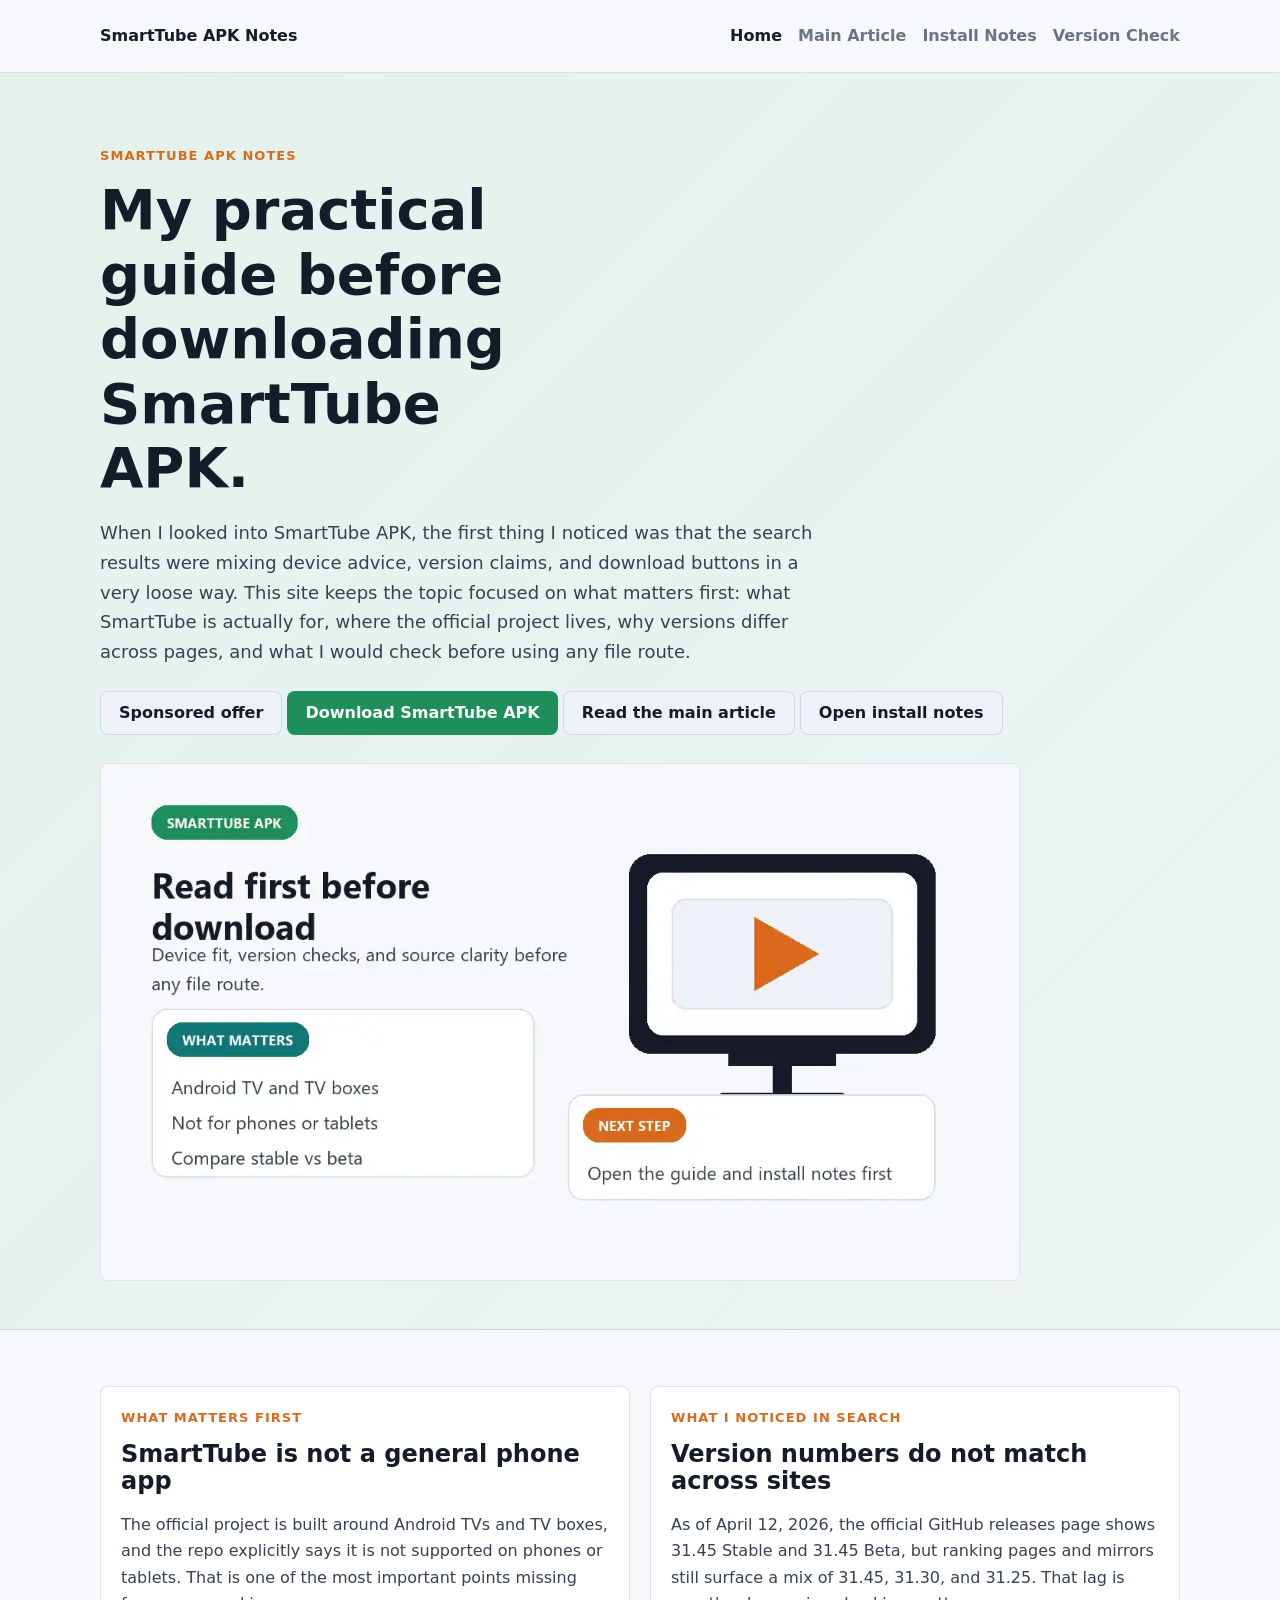
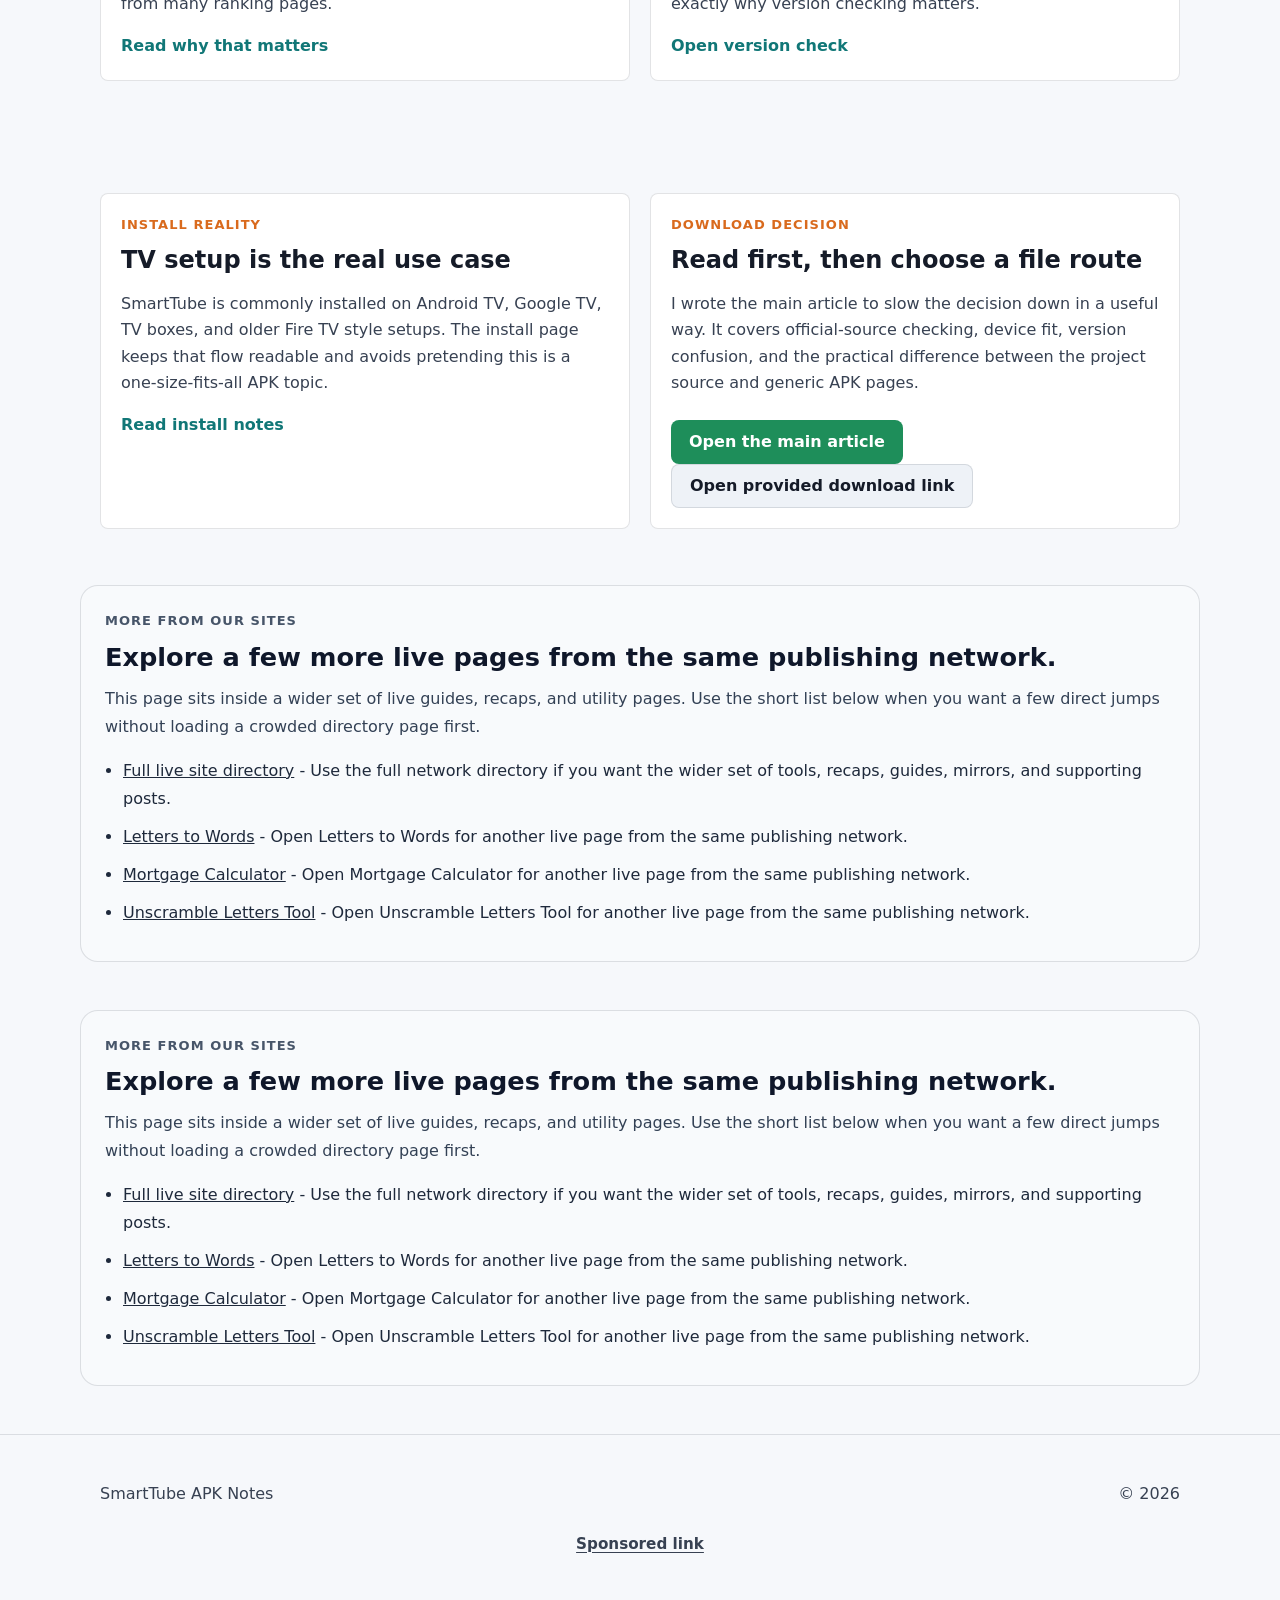
<file: index.html>
<!DOCTYPE html>
<html lang="en">
<head>
  <meta charset="UTF-8">
  <meta name="viewport" content="width=device-width, initial-scale=1.0">
  <title>SmartTube APK Notes | My Practical Guide Before Downloading It</title>
  <meta name="description" content="A first-person SmartTube APK guide covering what it is, device fit, version confusion, official source checks, and the practical notes I would review before downloading it.">
  <meta name="google-site-verification" content="zPeMqoo2h3M_oqIertTkiu1rAj5quQBwW_J42bXbuFM">
  <link rel="canonical" href="https://zeshanalikhan.github.io/smarttube-apk-notes-site/">
  <meta property="og:title" content="SmartTube APK Notes | My Practical Guide Before Downloading It">
  <meta property="og:description" content="A first-person SmartTube APK guide covering what it is, device fit, version confusion, official source checks, and practical download notes.">
  <meta property="og:type" content="website">
  <meta property="og:url" content="https://zeshanalikhan.github.io/smarttube-apk-notes-site/">
  <link rel="stylesheet" href="styles.css">
  <script defer src="app.js"></script>
</head>
<body data-page="home">
  <header class="site-header">
    <div class="shell header-row">
      <a class="brand" href="./">SmartTube APK Notes</a>
      <nav class="site-nav" aria-label="Primary">
        <a href="./" data-nav="home">Home</a>
        <a href="pages/smarttube-apk-notes.html" data-nav="smarttube-apk-notes">Main Article</a>
        <a href="pages/smarttube-install-notes.html" data-nav="smarttube-install-notes">Install Notes</a>
        <a href="pages/smarttube-version-check.html" data-nav="smarttube-version-check">Version Check</a>
      </nav>
    </div>
  </header>

  <main>
    <section class="hero">
      <div class="shell hero-copy">
        <p class="eyebrow">SmartTube APK notes</p>
        <h1>My practical guide before downloading SmartTube APK.</h1>
        <p class="lead">When I looked into SmartTube APK, the first thing I noticed was that the search results were mixing device advice, version claims, and download buttons in a very loose way. This site keeps the topic focused on what matters first: what SmartTube is actually for, where the official project lives, why versions differ across pages, and what I would check before using any file route.</p>
        <div class="hero-actions">
          <a class="button secondary-inline" href="https://www.profitablecpmratenetwork.com/j9f627innq?key=be46e17df9e34aa3b5b8e77e88a34740" rel="nofollow sponsored noopener" target="_blank">Sponsored offer</a>
          <a class="button primary" href="https://1024terabox.com/s/1lRL7Nw1kT2Aiplh6pbHrBQ">Download SmartTube APK</a>
          <a class="button secondary-inline" href="pages/smarttube-apk-notes.html">Read the main article</a>
          <a class="button secondary-inline" href="pages/smarttube-install-notes.html">Open install notes</a>
        </div>
        <div class="hero-media">
          <img class="feature-image" src="assets/images/smarttube-home-hero.webp" alt="SmartTube APK guide graphic showing device fit, version checks, and source clarity before download.">
        </div>
      </div>
    </section>

    <section class="section">
      <div class="shell grid">
        <article class="panel">
          <p class="section-label">What matters first</p>
          <h2>SmartTube is not a general phone app</h2>
          <p>The official project is built around Android TVs and TV boxes, and the repo explicitly says it is not supported on phones or tablets. That is one of the most important points missing from many ranking pages.</p>
          <a class="text-link" href="pages/smarttube-apk-notes.html">Read why that matters</a>
        </article>
        <article class="panel">
          <p class="section-label">What I noticed in search</p>
          <h2>Version numbers do not match across sites</h2>
          <p>As of April 12, 2026, the official GitHub releases page shows 31.45 Stable and 31.45 Beta, but ranking pages and mirrors still surface a mix of 31.45, 31.30, and 31.25. That lag is exactly why version checking matters.</p>
          <a class="text-link" href="pages/smarttube-version-check.html">Open version check</a>
        </article>
      </div>
    </section>

    <section class="section section-alt">
      <div class="shell grid">
        <article class="panel">
          <p class="section-label">Install reality</p>
          <h2>TV setup is the real use case</h2>
          <p>SmartTube is commonly installed on Android TV, Google TV, TV boxes, and older Fire TV style setups. The install page keeps that flow readable and avoids pretending this is a one-size-fits-all APK topic.</p>
          <a class="text-link" href="pages/smarttube-install-notes.html">Read install notes</a>
        </article>
        <article class="panel">
          <p class="section-label">Download decision</p>
          <h2>Read first, then choose a file route</h2>
          <p>I wrote the main article to slow the decision down in a useful way. It covers official-source checking, device fit, version confusion, and the practical difference between the project source and generic APK pages.</p>
          <div class="hero-actions">
            <a class="button primary" href="pages/smarttube-apk-notes.html">Open the main article</a>
            <a class="button secondary-inline" href="https://1024terabox.com/s/1lRL7Nw1kT2Aiplh6pbHrBQ">Open provided download link</a>
          </div>
        </article>
      </div>
    </section>

      <!-- NETWORK_LINKS_START -->
      <section data-network-links="true" aria-labelledby="network-links-heading" style="padding:0 0 48px;">
        <div style="width:min(1120px, calc(100% - 32px)); margin:0 auto;">
          <div style="border:1px solid rgba(15, 23, 42, 0.12); background:#f8fafc; border-radius:18px; padding:24px;">
            <p style="margin:0 0 10px; font-size:13px; font-weight:800; letter-spacing:0.08em; text-transform:uppercase; color:#475569;">More from our sites</p>
            <h2 id="network-links-heading" style="margin:0 0 12px; font-size:clamp(1.5rem, 2vw, 1.9rem); line-height:1.2; color:#0f172a;">Explore a few more live pages from the same publishing network.</h2>
            <p style="margin:0 0 16px; color:#334155; line-height:1.75;">This page sits inside a wider set of live guides, recaps, and utility pages. Use the short list below when you want a few direct jumps without loading a crowded directory page first.</p>
            <ul style="margin:0; padding-left:18px; color:#1e293b; line-height:1.75;">
          <li style="margin:0 0 10px;"><a href="https://zeshanalikhan.github.io/creator-app-hub-site/pages/site-directory.html">Full live site directory</a> - Use the full network directory if you want the wider set of tools, recaps, guides, mirrors, and supporting posts.</li>
          <li style="margin:0 0 10px;"><a href="https://zeshan-letters-to-words.netlify.app/">Letters to Words</a> - Open Letters to Words for another live page from the same publishing network.</li>
          <li style="margin:0 0 10px;"><a href="https://zeshan-mortgage-calculator-804.netlify.app/">Mortgage Calculator</a> - Open Mortgage Calculator for another live page from the same publishing network.</li>
          <li style="margin:0 0 10px;"><a href="https://zeshan-unscramble-letters-377.netlify.app/">Unscramble Letters Tool</a> - Open Unscramble Letters Tool for another live page from the same publishing network.</li>
            </ul>
          </div>
        </div>
      </section>
      <!-- NETWORK_LINKS_END -->
    
      <!-- NETWORK_LINKS_START -->
      <section data-network-links="true" aria-labelledby="network-links-heading" style="padding:0 0 48px;">
        <div style="width:min(1120px, calc(100% - 32px)); margin:0 auto;">
          <div style="border:1px solid rgba(15, 23, 42, 0.12); background:#f8fafc; border-radius:18px; padding:24px;">
            <p style="margin:0 0 10px; font-size:13px; font-weight:800; letter-spacing:0.08em; text-transform:uppercase; color:#475569;">More from our sites</p>
            <h2 id="network-links-heading" style="margin:0 0 12px; font-size:clamp(1.5rem, 2vw, 1.9rem); line-height:1.2; color:#0f172a;">Explore a few more live pages from the same publishing network.</h2>
            <p style="margin:0 0 16px; color:#334155; line-height:1.75;">This page sits inside a wider set of live guides, recaps, and utility pages. Use the short list below when you want a few direct jumps without loading a crowded directory page first.</p>
            <ul style="margin:0; padding-left:18px; color:#1e293b; line-height:1.75;">
          <li style="margin:0 0 10px;"><a href="https://zeshanalikhan.github.io/creator-app-hub-site/pages/site-directory.html">Full live site directory</a> - Use the full network directory if you want the wider set of tools, recaps, guides, mirrors, and supporting posts.</li>
          <li style="margin:0 0 10px;"><a href="https://zeshan-letters-to-words.netlify.app/">Letters to Words</a> - Open Letters to Words for another live page from the same publishing network.</li>
          <li style="margin:0 0 10px;"><a href="https://zeshan-mortgage-calculator-804.netlify.app/">Mortgage Calculator</a> - Open Mortgage Calculator for another live page from the same publishing network.</li>
          <li style="margin:0 0 10px;"><a href="https://zeshan-unscramble-letters-377.netlify.app/">Unscramble Letters Tool</a> - Open Unscramble Letters Tool for another live page from the same publishing network.</li>
            </ul>
          </div>
        </div>
      </section>
      <!-- NETWORK_LINKS_END -->
    </main>

  <footer class="site-footer">
    <div class="shell footer-row">
      <p>SmartTube APK Notes</p>
      <p>&copy; <span data-year></span></p>
    </div>
        <div class="adsterra-link-wrap">
        <a class="adsterra-link" href="https://www.profitablecpmratenetwork.com/j9f627innq?key=be46e17df9e34aa3b5b8e77e88a34740" rel="nofollow sponsored noopener" target="_blank">Sponsored link</a>
      </div>
  </footer>
</body>
</html>
</file>
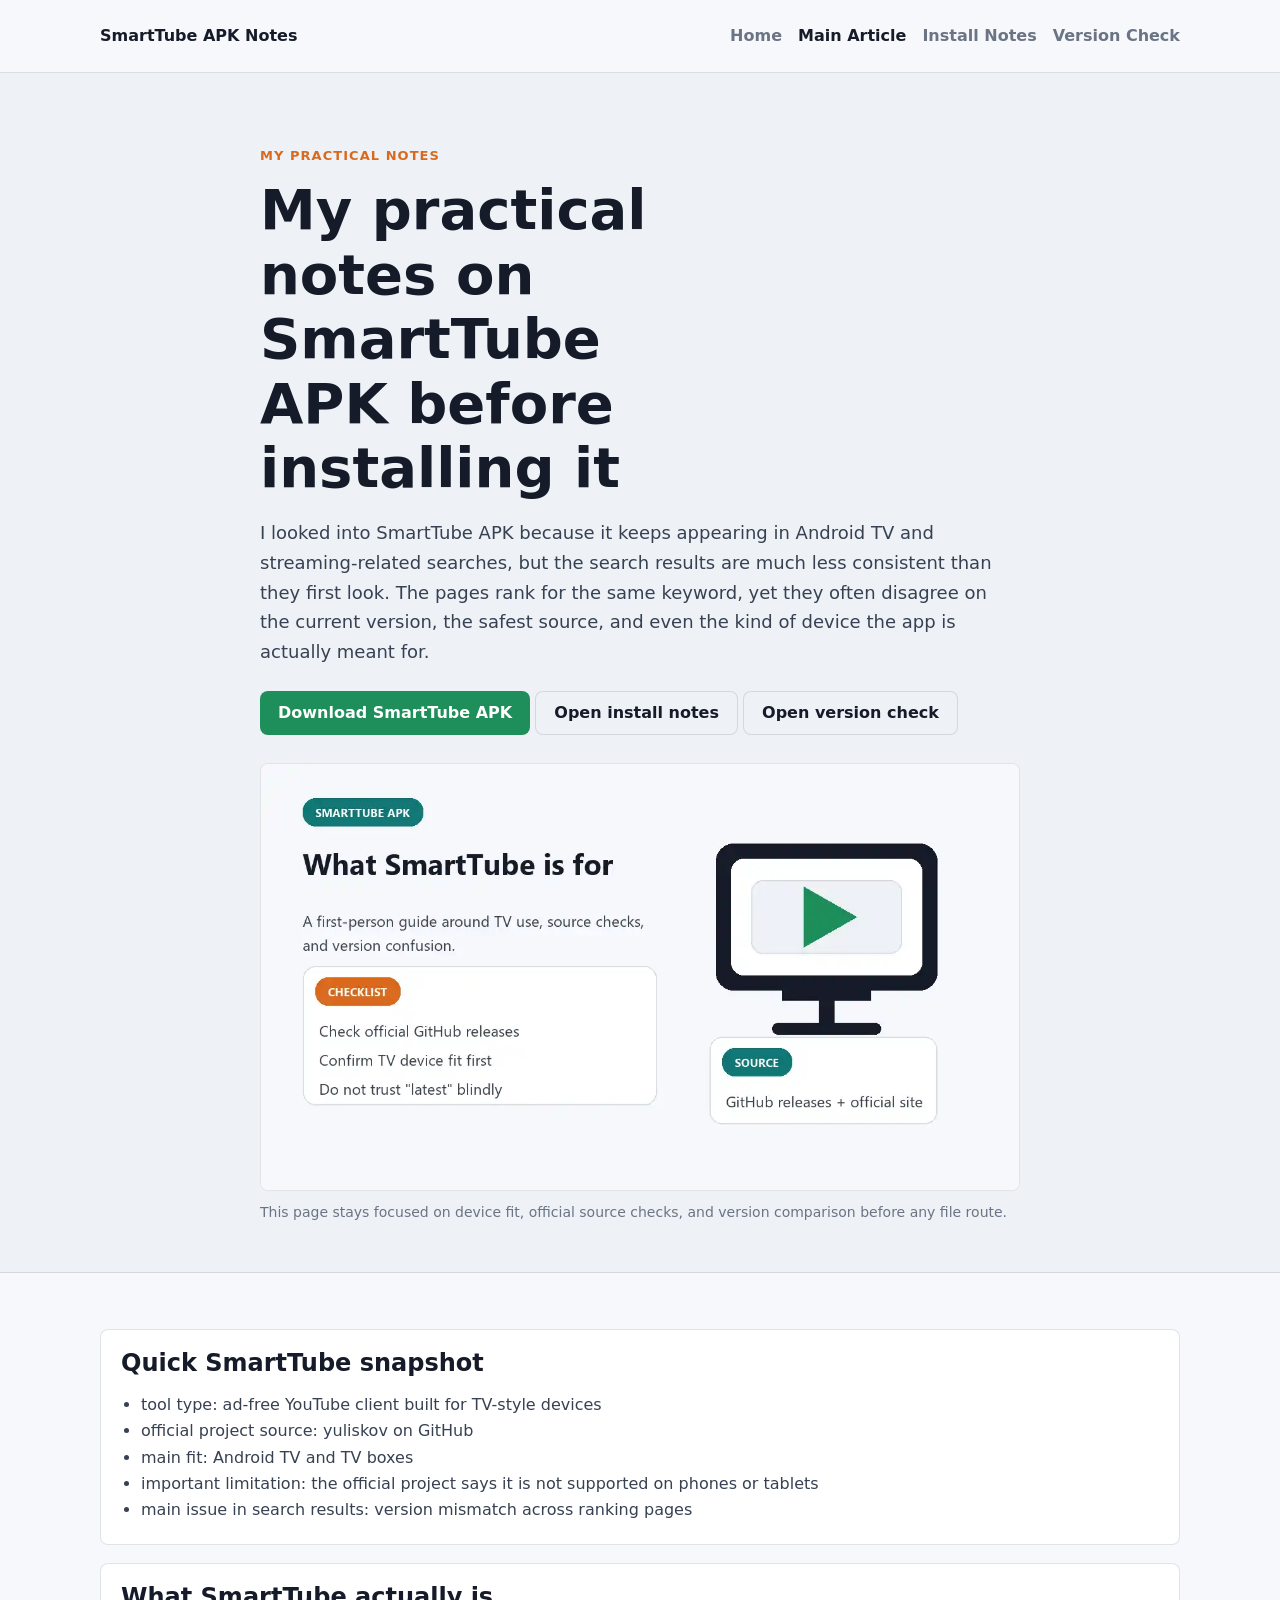
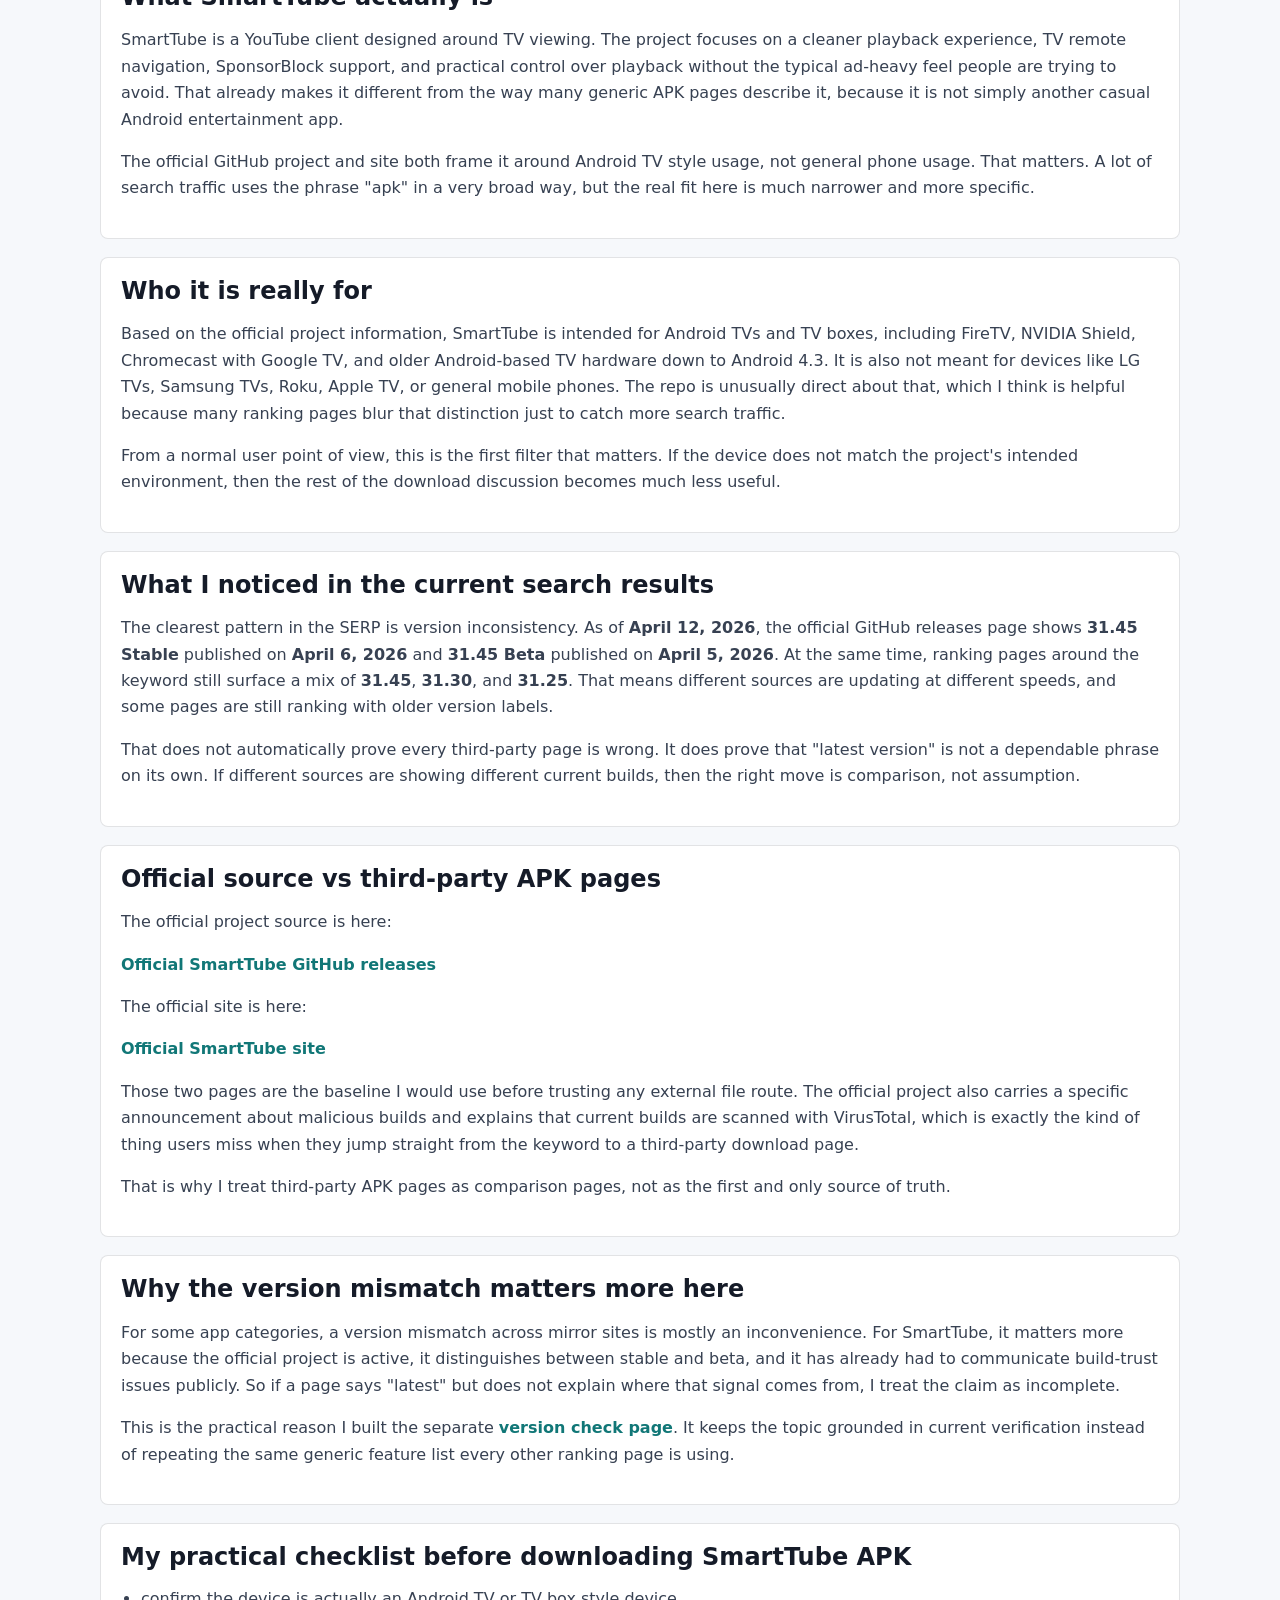
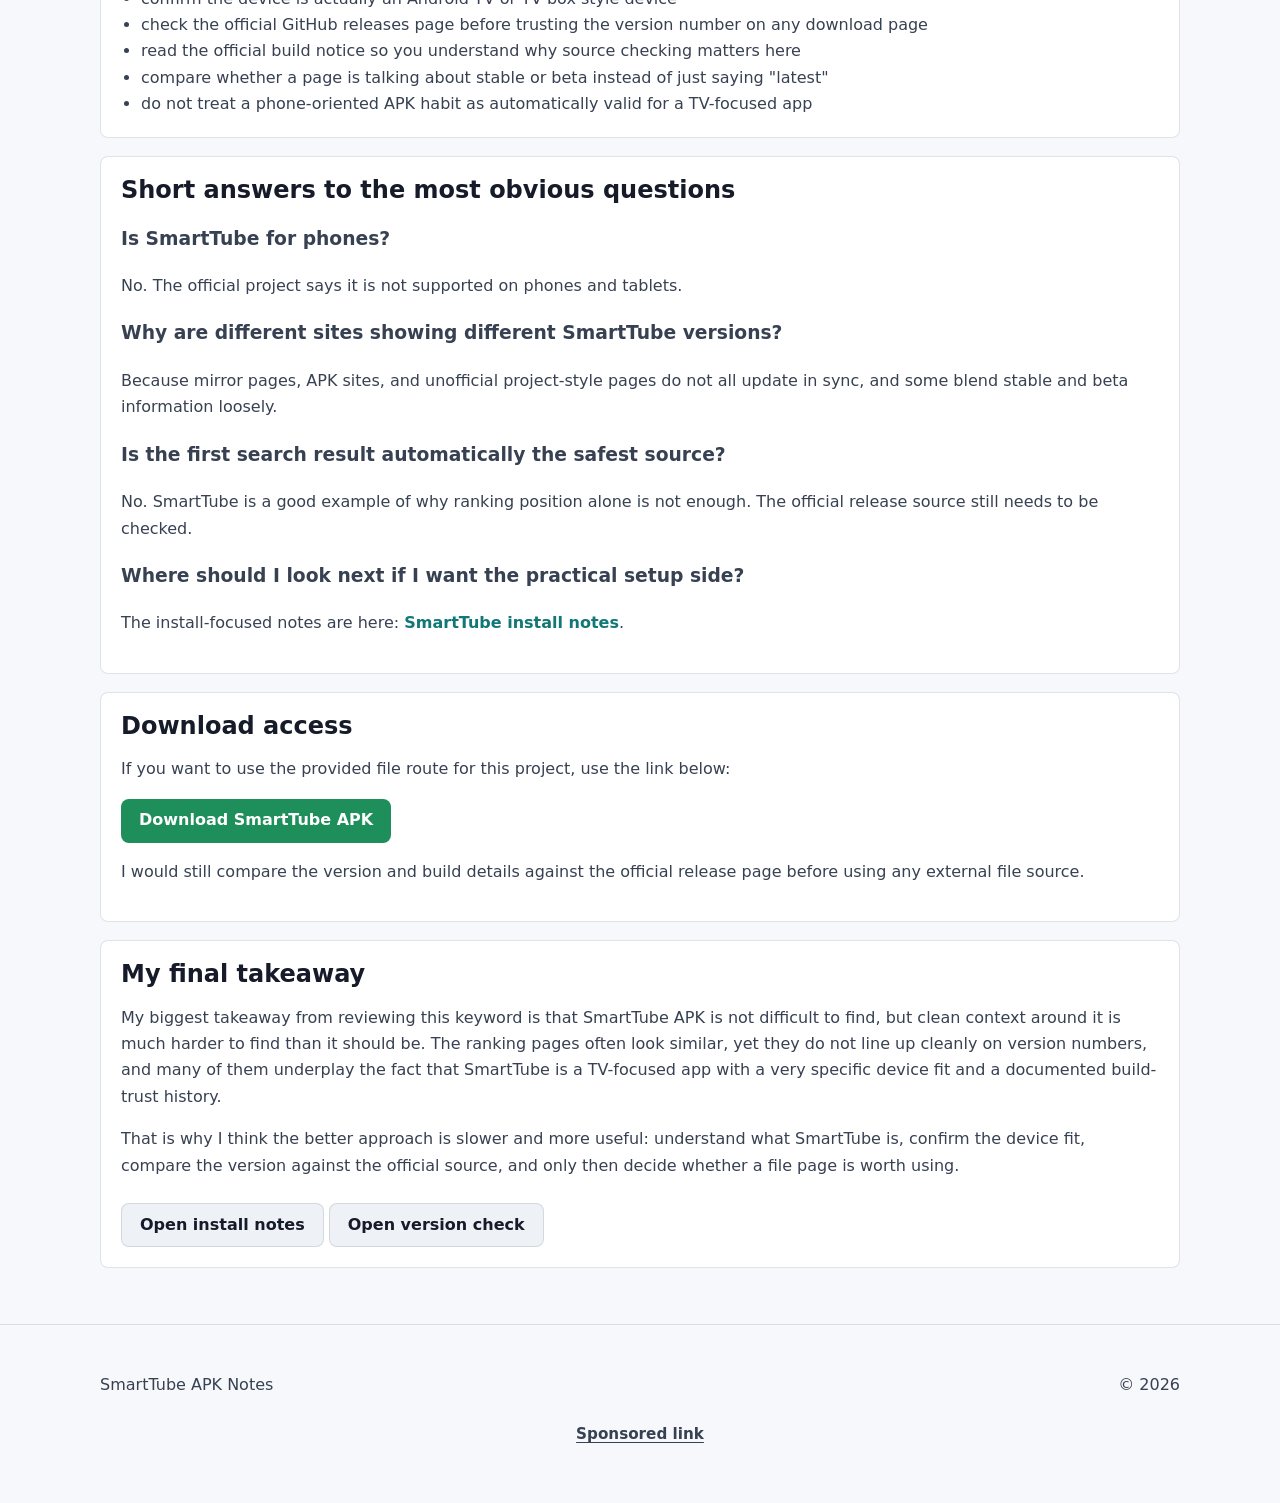
<file: pages/smarttube-apk-notes.html>
<!DOCTYPE html>
<html lang="en">
<head>
  <meta charset="UTF-8">
  <meta name="viewport" content="width=device-width, initial-scale=1.0">
  <title>My Practical Notes on SmartTube APK Before Installing It</title>
  <meta name="description" content="A first-person SmartTube APK guide covering what SmartTube is, who it is for, version confusion in current search results, and what I would check before downloading it.">
  <link rel="canonical" href="https://zeshanalikhan.github.io/smarttube-apk-notes-site/pages/smarttube-apk-notes.html">
  <meta property="og:title" content="My Practical Notes on SmartTube APK Before Installing It">
  <meta property="og:description" content="A first-person SmartTube APK guide covering device fit, version confusion, and official source checks before downloading it.">
  <meta property="og:type" content="article">
  <meta property="og:url" content="https://zeshanalikhan.github.io/smarttube-apk-notes-site/pages/smarttube-apk-notes.html">
  <link rel="stylesheet" href="../styles.css">
  <script defer src="../app.js"></script>
</head>
<body data-page="smarttube-apk-notes">
  <header class="site-header">
    <div class="shell header-row">
      <a class="brand" href="../">SmartTube APK Notes</a>
      <nav class="site-nav" aria-label="Primary">
        <a href="../" data-nav="home">Home</a>
        <a href="smarttube-apk-notes.html" data-nav="smarttube-apk-notes">Main Article</a>
        <a href="smarttube-install-notes.html" data-nav="smarttube-install-notes">Install Notes</a>
        <a href="smarttube-version-check.html" data-nav="smarttube-version-check">Version Check</a>
      </nav>
    </div>
  </header>

  <main>
    <section class="page-hero">
      <div class="shell narrow">
        <p class="eyebrow">My practical notes</p>
        <h1>My practical notes on SmartTube APK before installing it</h1>
        <p class="lead">I looked into SmartTube APK because it keeps appearing in Android TV and streaming-related searches, but the search results are much less consistent than they first look. The pages rank for the same keyword, yet they often disagree on the current version, the safest source, and even the kind of device the app is actually meant for.</p>
        <div class="hero-actions">
          <a class="button primary" href="https://1024terabox.com/s/1lRL7Nw1kT2Aiplh6pbHrBQ">Download SmartTube APK</a>
          <a class="button secondary-inline" href="smarttube-install-notes.html">Open install notes</a>
          <a class="button secondary-inline" href="smarttube-version-check.html">Open version check</a>
        </div>
        <div class="page-media">
          <img class="feature-image" src="../assets/images/smarttube-main-guide.webp" alt="SmartTube APK article graphic focused on official source checks and TV device fit.">
          <p class="media-note">This page stays focused on device fit, official source checks, and version comparison before any file route.</p>
        </div>
      </div>
    </section>

    <section class="section">
      <div class="shell article-stack">
        <article class="panel">
          <h2>Quick SmartTube snapshot</h2>
          <ul>
            <li>tool type: ad-free YouTube client built for TV-style devices</li>
            <li>official project source: yuliskov on GitHub</li>
            <li>main fit: Android TV and TV boxes</li>
            <li>important limitation: the official project says it is not supported on phones or tablets</li>
            <li>main issue in search results: version mismatch across ranking pages</li>
          </ul>
        </article>

        <article class="panel">
          <h2>What SmartTube actually is</h2>
          <p>SmartTube is a YouTube client designed around TV viewing. The project focuses on a cleaner playback experience, TV remote navigation, SponsorBlock support, and practical control over playback without the typical ad-heavy feel people are trying to avoid. That already makes it different from the way many generic APK pages describe it, because it is not simply another casual Android entertainment app.</p>
          <p>The official GitHub project and site both frame it around Android TV style usage, not general phone usage. That matters. A lot of search traffic uses the phrase "apk" in a very broad way, but the real fit here is much narrower and more specific.</p>
        </article>

        <article class="panel">
          <h2>Who it is really for</h2>
          <p>Based on the official project information, SmartTube is intended for Android TVs and TV boxes, including FireTV, NVIDIA Shield, Chromecast with Google TV, and older Android-based TV hardware down to Android 4.3. It is also not meant for devices like LG TVs, Samsung TVs, Roku, Apple TV, or general mobile phones. The repo is unusually direct about that, which I think is helpful because many ranking pages blur that distinction just to catch more search traffic.</p>
          <p>From a normal user point of view, this is the first filter that matters. If the device does not match the project's intended environment, then the rest of the download discussion becomes much less useful.</p>
        </article>

        <article class="panel">
          <h2>What I noticed in the current search results</h2>
          <p>The clearest pattern in the SERP is version inconsistency. As of <strong>April 12, 2026</strong>, the official GitHub releases page shows <strong>31.45 Stable</strong> published on <strong>April 6, 2026</strong> and <strong>31.45 Beta</strong> published on <strong>April 5, 2026</strong>. At the same time, ranking pages around the keyword still surface a mix of <strong>31.45</strong>, <strong>31.30</strong>, and <strong>31.25</strong>. That means different sources are updating at different speeds, and some pages are still ranking with older version labels.</p>
          <p>That does not automatically prove every third-party page is wrong. It does prove that "latest version" is not a dependable phrase on its own. If different sources are showing different current builds, then the right move is comparison, not assumption.</p>
        </article>

        <article class="panel">
          <h2>Official source vs third-party APK pages</h2>
          <p>The official project source is here:</p>
          <p><a class="text-link" href="https://github.com/yuliskov/SmartTube/releases">Official SmartTube GitHub releases</a></p>
          <p>The official site is here:</p>
          <p><a class="text-link" href="https://smarttubeapp.github.io/">Official SmartTube site</a></p>
          <p>Those two pages are the baseline I would use before trusting any external file route. The official project also carries a specific announcement about malicious builds and explains that current builds are scanned with VirusTotal, which is exactly the kind of thing users miss when they jump straight from the keyword to a third-party download page.</p>
          <p>That is why I treat third-party APK pages as comparison pages, not as the first and only source of truth.</p>
        </article>

        <article class="panel">
          <h2>Why the version mismatch matters more here</h2>
          <p>For some app categories, a version mismatch across mirror sites is mostly an inconvenience. For SmartTube, it matters more because the official project is active, it distinguishes between stable and beta, and it has already had to communicate build-trust issues publicly. So if a page says "latest" but does not explain where that signal comes from, I treat the claim as incomplete.</p>
          <p>This is the practical reason I built the separate <a class="text-link" href="smarttube-version-check.html">version check page</a>. It keeps the topic grounded in current verification instead of repeating the same generic feature list every other ranking page is using.</p>
        </article>

        <article class="panel">
          <h2>My practical checklist before downloading SmartTube APK</h2>
          <ul>
            <li>confirm the device is actually an Android TV or TV box style device</li>
            <li>check the official GitHub releases page before trusting the version number on any download page</li>
            <li>read the official build notice so you understand why source checking matters here</li>
            <li>compare whether a page is talking about stable or beta instead of just saying "latest"</li>
            <li>do not treat a phone-oriented APK habit as automatically valid for a TV-focused app</li>
          </ul>
        </article>

        <article class="panel">
          <h2>Short answers to the most obvious questions</h2>
          <h3>Is SmartTube for phones?</h3>
          <p>No. The official project says it is not supported on phones and tablets.</p>
          <h3>Why are different sites showing different SmartTube versions?</h3>
          <p>Because mirror pages, APK sites, and unofficial project-style pages do not all update in sync, and some blend stable and beta information loosely.</p>
          <h3>Is the first search result automatically the safest source?</h3>
          <p>No. SmartTube is a good example of why ranking position alone is not enough. The official release source still needs to be checked.</p>
          <h3>Where should I look next if I want the practical setup side?</h3>
          <p>The install-focused notes are here: <a class="text-link" href="smarttube-install-notes.html">SmartTube install notes</a>.</p>
        </article>

        <article class="panel">
          <h2>Download access</h2>
          <p>If you want to use the provided file route for this project, use the link below:</p>
          <p><a class="button primary" href="https://1024terabox.com/s/1lRL7Nw1kT2Aiplh6pbHrBQ">Download SmartTube APK</a></p>
          <p>I would still compare the version and build details against the official release page before using any external file source.</p>
        </article>

        <article class="panel">
          <h2>My final takeaway</h2>
          <p>My biggest takeaway from reviewing this keyword is that SmartTube APK is not difficult to find, but clean context around it is much harder to find than it should be. The ranking pages often look similar, yet they do not line up cleanly on version numbers, and many of them underplay the fact that SmartTube is a TV-focused app with a very specific device fit and a documented build-trust history.</p>
          <p>That is why I think the better approach is slower and more useful: understand what SmartTube is, confirm the device fit, compare the version against the official source, and only then decide whether a file page is worth using.</p>
          <div class="hero-actions">
            <a class="button secondary-inline" href="smarttube-install-notes.html">Open install notes</a>
            <a class="button secondary-inline" href="smarttube-version-check.html">Open version check</a>
          </div>
        </article>
      </div>
    </section>
  </main>

  <footer class="site-footer">
    <div class="shell footer-row">
      <p>SmartTube APK Notes</p>
      <p>&copy; <span data-year></span></p>
    </div>
        <div class="adsterra-link-wrap">
        <a class="adsterra-link" href="https://www.profitablecpmratenetwork.com/j9f627innq?key=be46e17df9e34aa3b5b8e77e88a34740" rel="nofollow sponsored noopener" target="_blank">Sponsored link</a>
      </div>
  </footer>
</body>
</html>
</file>
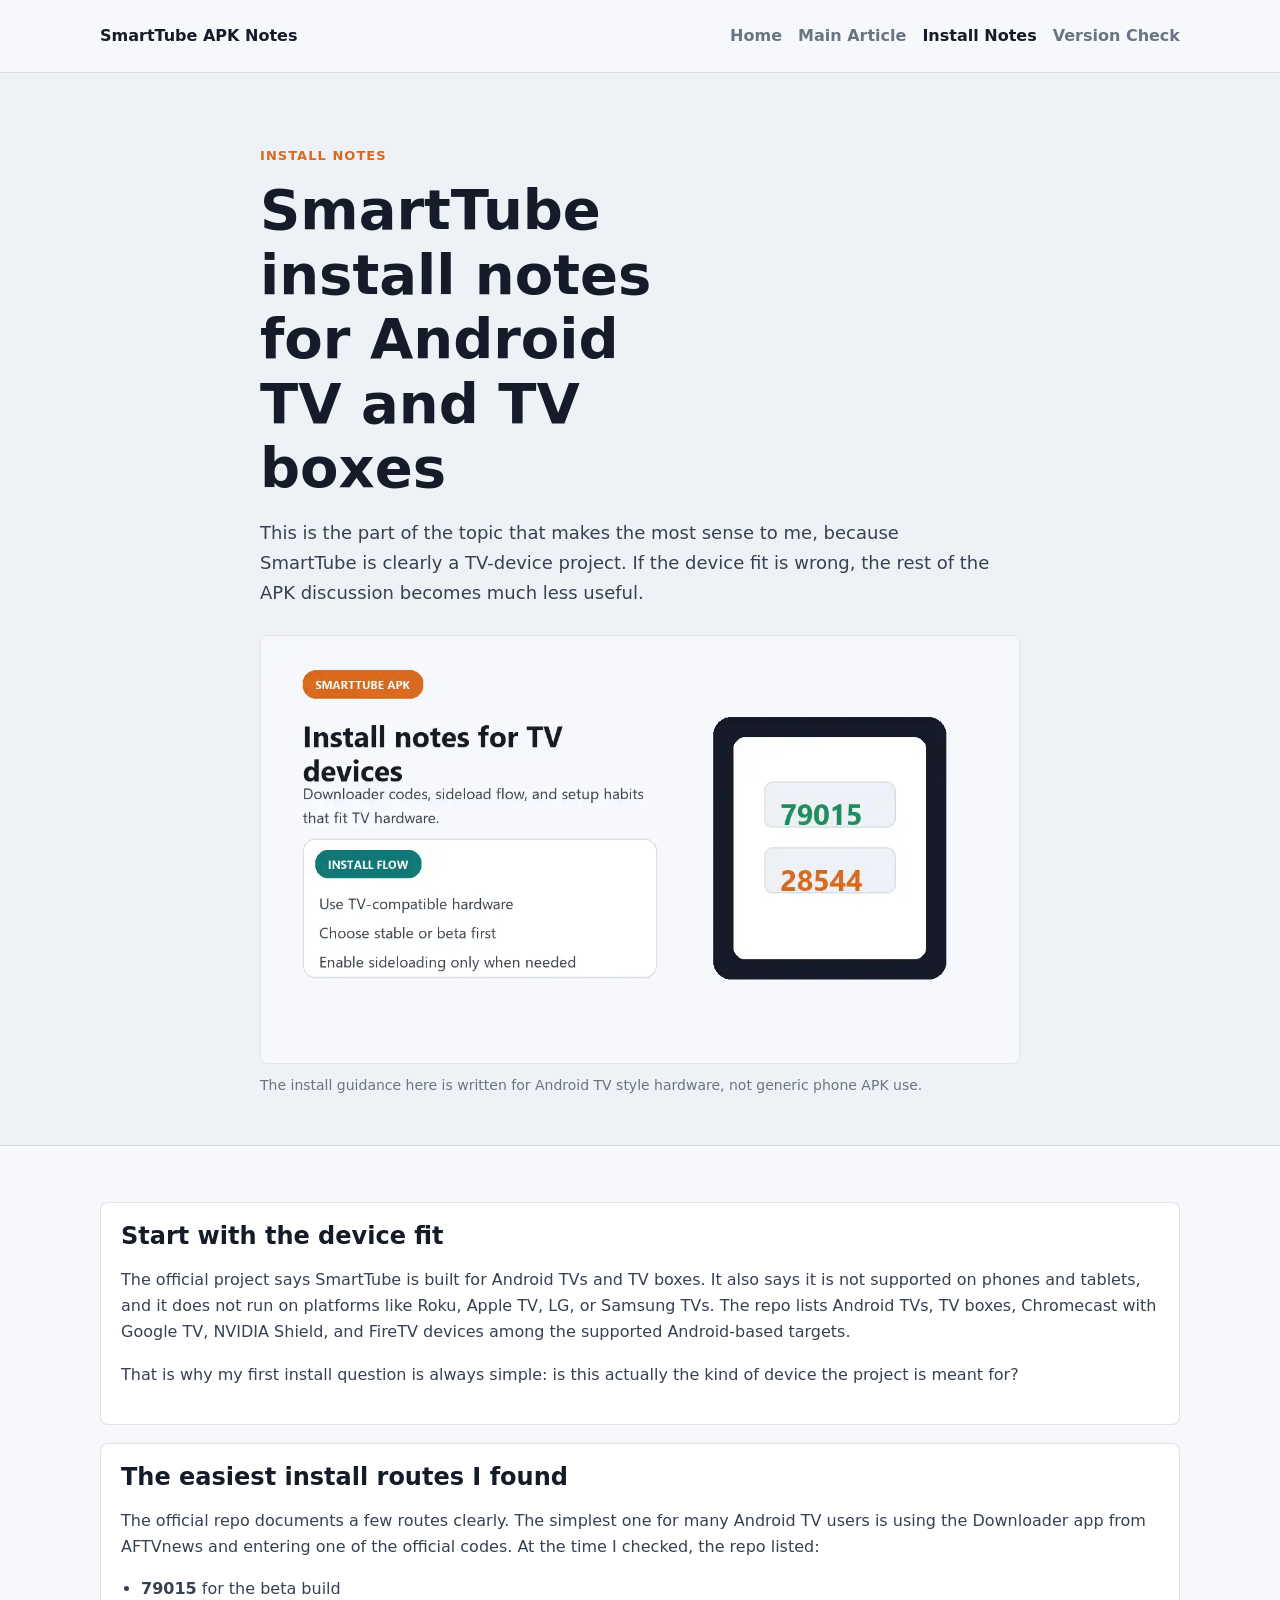
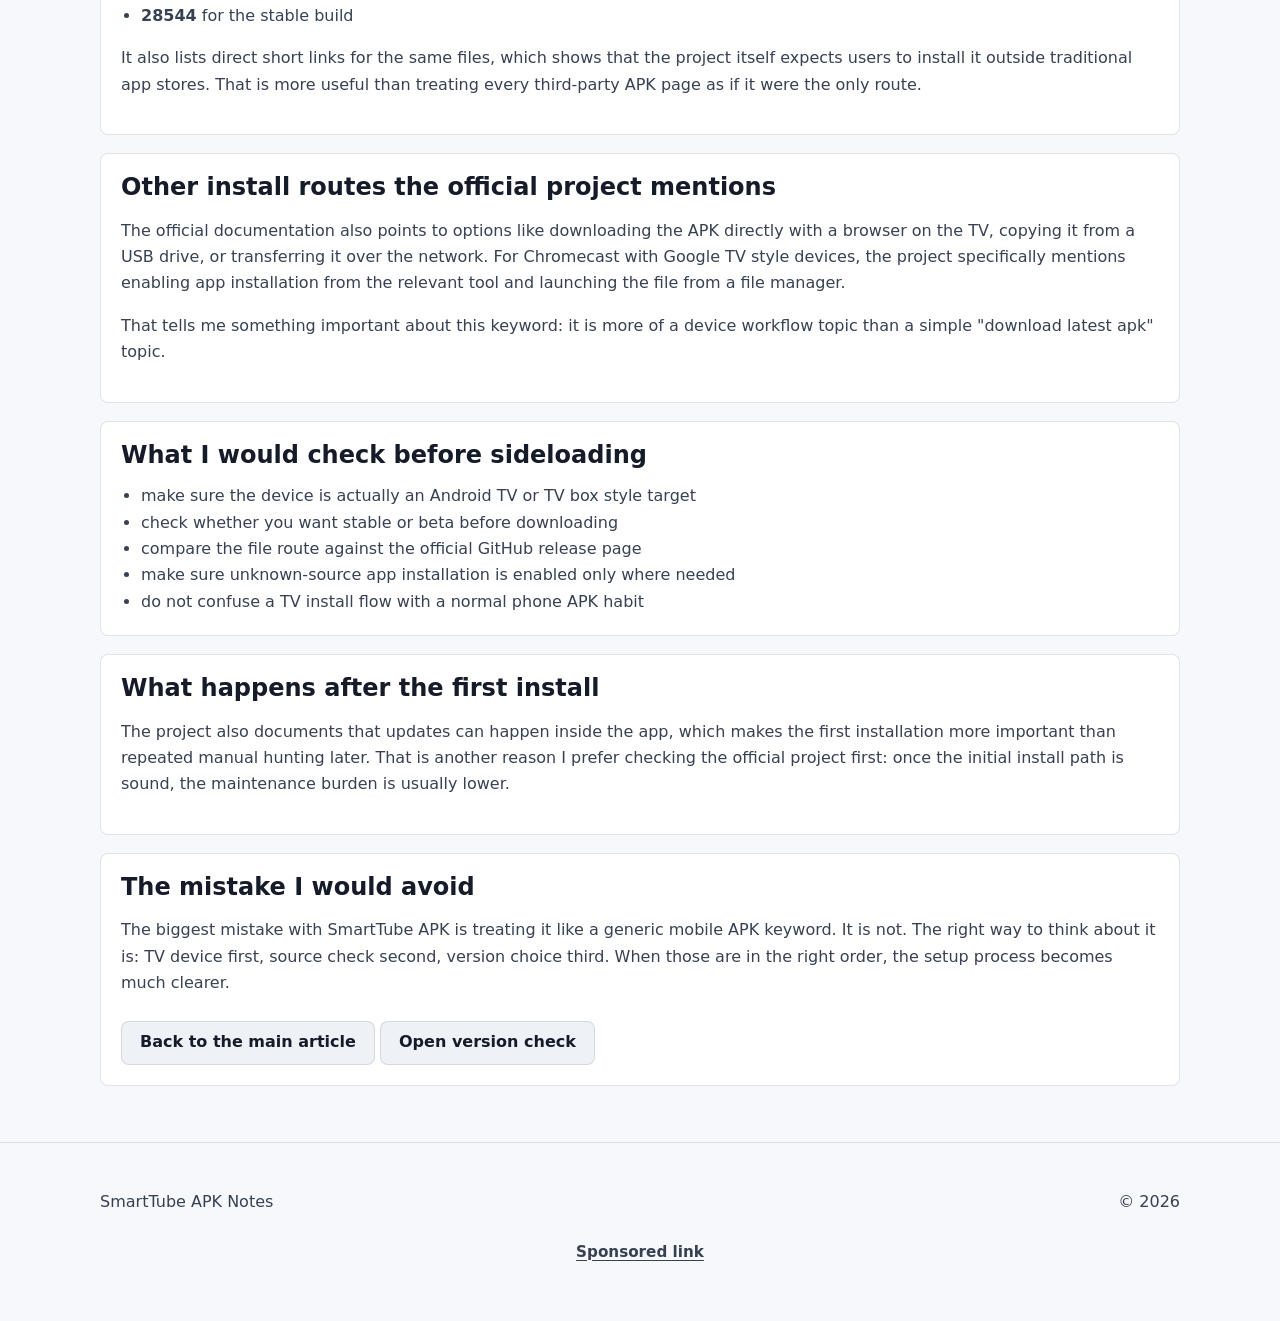
<file: pages/smarttube-install-notes.html>
<!DOCTYPE html>
<html lang="en">
<head>
  <meta charset="UTF-8">
  <meta name="viewport" content="width=device-width, initial-scale=1.0">
  <title>SmartTube Install Notes for Android TV and TV Boxes</title>
  <meta name="description" content="My practical SmartTube install notes covering Android TV, TV boxes, sideloading expectations, and what I would check before setup.">
  <link rel="canonical" href="https://zeshanalikhan.github.io/smarttube-apk-notes-site/pages/smarttube-install-notes.html">
  <meta property="og:title" content="SmartTube Install Notes for Android TV and TV Boxes">
  <meta property="og:description" content="My practical SmartTube install notes for Android TV style devices.">
  <meta property="og:type" content="article">
  <meta property="og:url" content="https://zeshanalikhan.github.io/smarttube-apk-notes-site/pages/smarttube-install-notes.html">
  <link rel="stylesheet" href="../styles.css">
  <script defer src="../app.js"></script>
</head>
<body data-page="smarttube-install-notes">
  <header class="site-header">
    <div class="shell header-row">
      <a class="brand" href="../">SmartTube APK Notes</a>
      <nav class="site-nav" aria-label="Primary">
        <a href="../" data-nav="home">Home</a>
        <a href="smarttube-apk-notes.html" data-nav="smarttube-apk-notes">Main Article</a>
        <a href="smarttube-install-notes.html" data-nav="smarttube-install-notes">Install Notes</a>
        <a href="smarttube-version-check.html" data-nav="smarttube-version-check">Version Check</a>
      </nav>
    </div>
  </header>

  <main>
    <section class="page-hero">
      <div class="shell narrow">
        <p class="eyebrow">Install notes</p>
        <h1>SmartTube install notes for Android TV and TV boxes</h1>
        <p class="lead">This is the part of the topic that makes the most sense to me, because SmartTube is clearly a TV-device project. If the device fit is wrong, the rest of the APK discussion becomes much less useful.</p>
        <div class="page-media">
          <img class="feature-image" src="../assets/images/smarttube-install-notes.webp" alt="SmartTube install notes graphic showing TV device setup and downloader codes.">
          <p class="media-note">The install guidance here is written for Android TV style hardware, not generic phone APK use.</p>
        </div>
      </div>
    </section>

    <section class="section">
      <div class="shell article-stack">
        <article class="panel">
          <h2>Start with the device fit</h2>
          <p>The official project says SmartTube is built for Android TVs and TV boxes. It also says it is not supported on phones and tablets, and it does not run on platforms like Roku, Apple TV, LG, or Samsung TVs. The repo lists Android TVs, TV boxes, Chromecast with Google TV, NVIDIA Shield, and FireTV devices among the supported Android-based targets.</p>
          <p>That is why my first install question is always simple: is this actually the kind of device the project is meant for?</p>
        </article>

        <article class="panel">
          <h2>The easiest install routes I found</h2>
          <p>The official repo documents a few routes clearly. The simplest one for many Android TV users is using the Downloader app from AFTVnews and entering one of the official codes. At the time I checked, the repo listed:</p>
          <ul>
            <li><strong>79015</strong> for the beta build</li>
            <li><strong>28544</strong> for the stable build</li>
          </ul>
          <p>It also lists direct short links for the same files, which shows that the project itself expects users to install it outside traditional app stores. That is more useful than treating every third-party APK page as if it were the only route.</p>
        </article>

        <article class="panel">
          <h2>Other install routes the official project mentions</h2>
          <p>The official documentation also points to options like downloading the APK directly with a browser on the TV, copying it from a USB drive, or transferring it over the network. For Chromecast with Google TV style devices, the project specifically mentions enabling app installation from the relevant tool and launching the file from a file manager.</p>
          <p>That tells me something important about this keyword: it is more of a device workflow topic than a simple "download latest apk" topic.</p>
        </article>

        <article class="panel">
          <h2>What I would check before sideloading</h2>
          <ul>
            <li>make sure the device is actually an Android TV or TV box style target</li>
            <li>check whether you want stable or beta before downloading</li>
            <li>compare the file route against the official GitHub release page</li>
            <li>make sure unknown-source app installation is enabled only where needed</li>
            <li>do not confuse a TV install flow with a normal phone APK habit</li>
          </ul>
        </article>

        <article class="panel">
          <h2>What happens after the first install</h2>
          <p>The project also documents that updates can happen inside the app, which makes the first installation more important than repeated manual hunting later. That is another reason I prefer checking the official project first: once the initial install path is sound, the maintenance burden is usually lower.</p>
        </article>

        <article class="panel">
          <h2>The mistake I would avoid</h2>
          <p>The biggest mistake with SmartTube APK is treating it like a generic mobile APK keyword. It is not. The right way to think about it is: TV device first, source check second, version choice third. When those are in the right order, the setup process becomes much clearer.</p>
          <div class="hero-actions">
            <a class="button secondary-inline" href="smarttube-apk-notes.html">Back to the main article</a>
            <a class="button secondary-inline" href="smarttube-version-check.html">Open version check</a>
          </div>
        </article>
      </div>
    </section>
  </main>

  <footer class="site-footer">
    <div class="shell footer-row">
      <p>SmartTube APK Notes</p>
      <p>&copy; <span data-year></span></p>
    </div>
        <div class="adsterra-link-wrap">
        <a class="adsterra-link" href="https://www.profitablecpmratenetwork.com/j9f627innq?key=be46e17df9e34aa3b5b8e77e88a34740" rel="nofollow sponsored noopener" target="_blank">Sponsored link</a>
      </div>
  </footer>
</body>
</html>
</file>
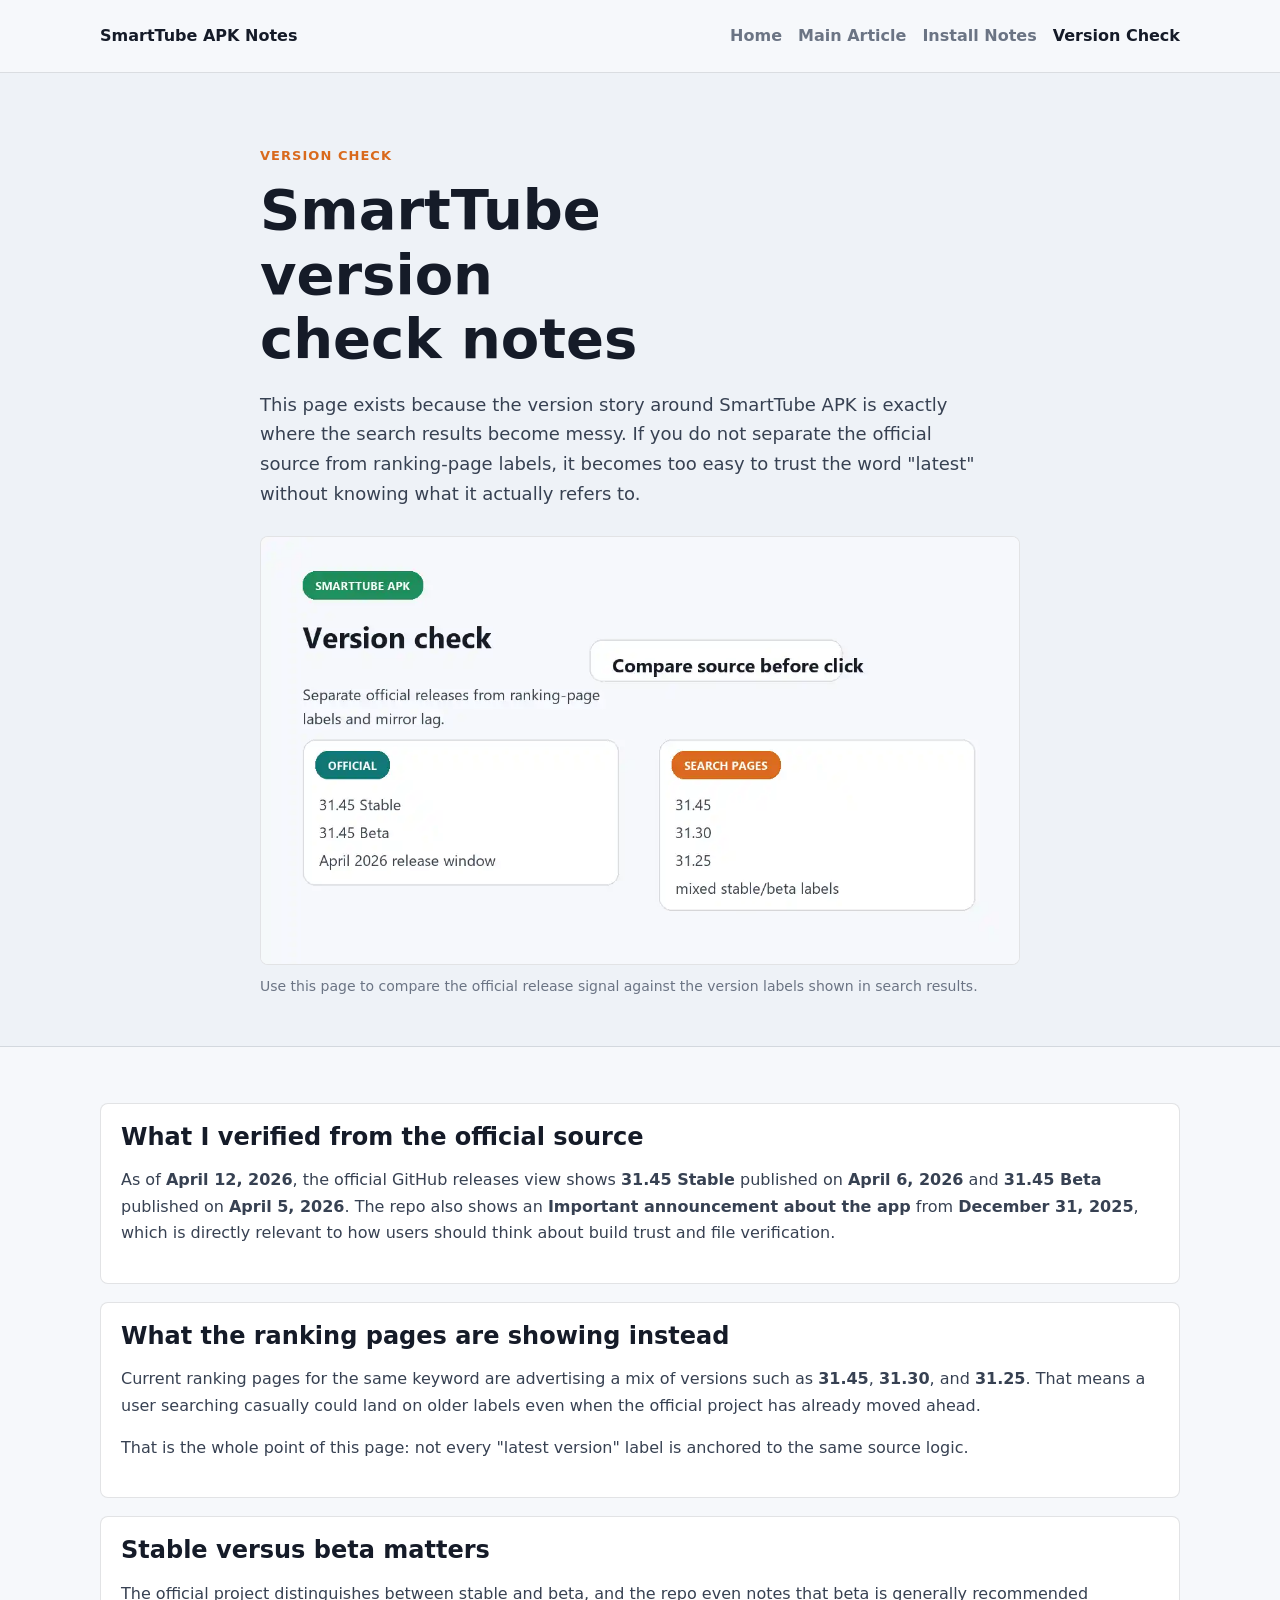
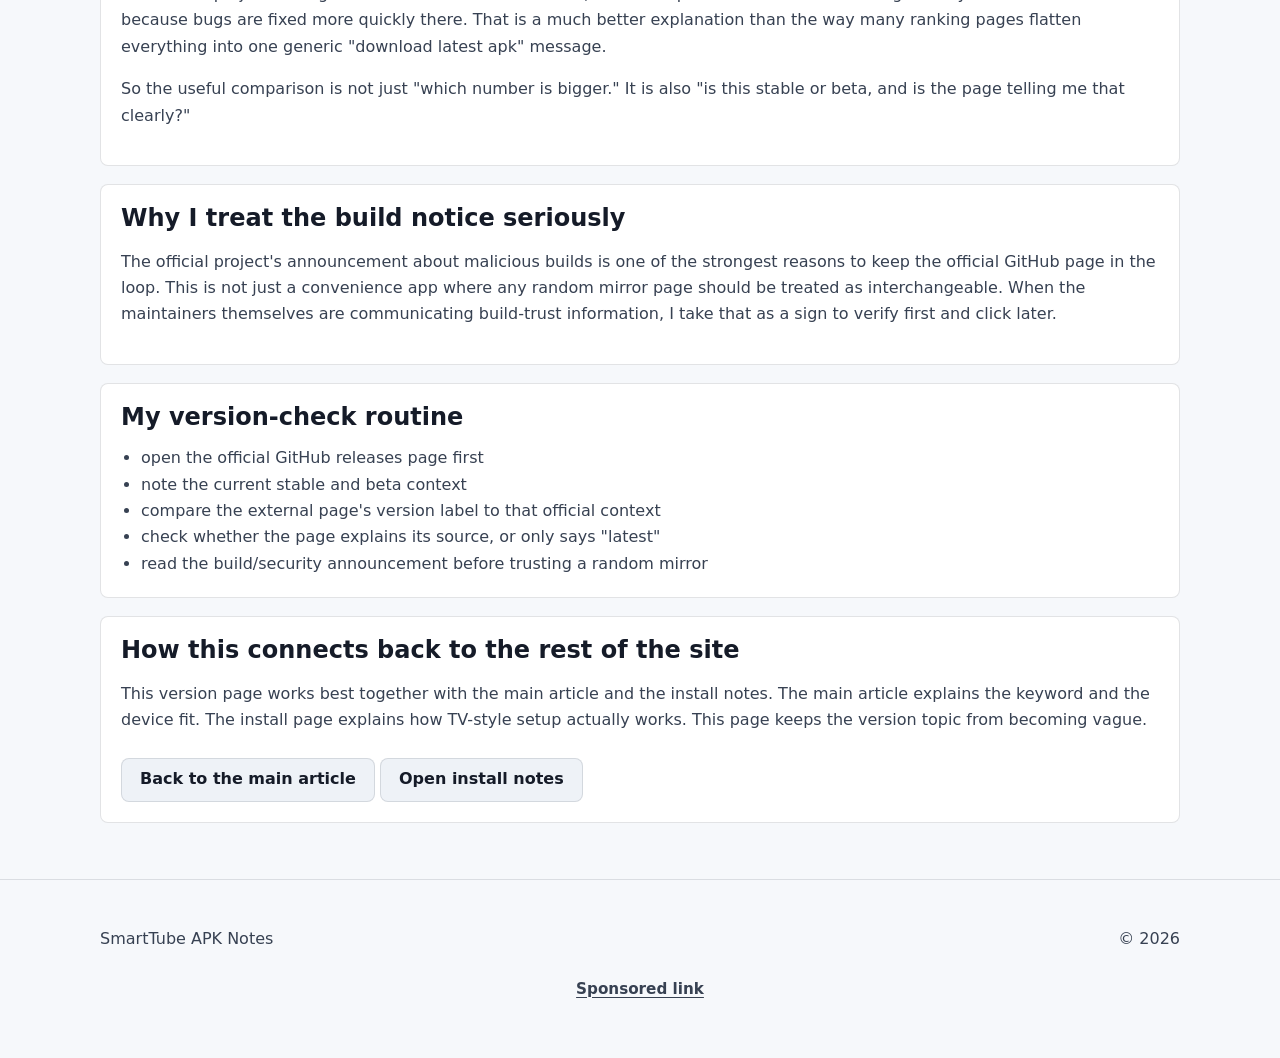
<file: pages/smarttube-version-check.html>
<!DOCTYPE html>
<html lang="en">
<head>
  <meta charset="UTF-8">
  <meta name="viewport" content="width=device-width, initial-scale=1.0">
  <title>SmartTube Version Check Notes</title>
  <meta name="description" content="My SmartTube version check notes comparing official release signals with the version numbers shown on third-party APK pages.">
  <link rel="canonical" href="https://zeshanalikhan.github.io/smarttube-apk-notes-site/pages/smarttube-version-check.html">
  <meta property="og:title" content="SmartTube Version Check Notes">
  <meta property="og:description" content="My SmartTube version check notes comparing official and third-party version claims.">
  <meta property="og:type" content="article">
  <meta property="og:url" content="https://zeshanalikhan.github.io/smarttube-apk-notes-site/pages/smarttube-version-check.html">
  <link rel="stylesheet" href="../styles.css">
  <script defer src="../app.js"></script>
</head>
<body data-page="smarttube-version-check">
  <header class="site-header">
    <div class="shell header-row">
      <a class="brand" href="../">SmartTube APK Notes</a>
      <nav class="site-nav" aria-label="Primary">
        <a href="../" data-nav="home">Home</a>
        <a href="smarttube-apk-notes.html" data-nav="smarttube-apk-notes">Main Article</a>
        <a href="smarttube-install-notes.html" data-nav="smarttube-install-notes">Install Notes</a>
        <a href="smarttube-version-check.html" data-nav="smarttube-version-check">Version Check</a>
      </nav>
    </div>
  </header>

  <main>
    <section class="page-hero">
      <div class="shell narrow">
        <p class="eyebrow">Version check</p>
        <h1>SmartTube version check notes</h1>
        <p class="lead">This page exists because the version story around SmartTube APK is exactly where the search results become messy. If you do not separate the official source from ranking-page labels, it becomes too easy to trust the word "latest" without knowing what it actually refers to.</p>
        <div class="page-media">
          <img class="feature-image" src="../assets/images/smarttube-version-check.webp" alt="SmartTube version check graphic comparing official release numbers with search-page labels.">
          <p class="media-note">Use this page to compare the official release signal against the version labels shown in search results.</p>
        </div>
      </div>
    </section>

    <section class="section">
      <div class="shell article-stack">
        <article class="panel">
          <h2>What I verified from the official source</h2>
          <p>As of <strong>April 12, 2026</strong>, the official GitHub releases view shows <strong>31.45 Stable</strong> published on <strong>April 6, 2026</strong> and <strong>31.45 Beta</strong> published on <strong>April 5, 2026</strong>. The repo also shows an <strong>Important announcement about the app</strong> from <strong>December 31, 2025</strong>, which is directly relevant to how users should think about build trust and file verification.</p>
        </article>

        <article class="panel">
          <h2>What the ranking pages are showing instead</h2>
          <p>Current ranking pages for the same keyword are advertising a mix of versions such as <strong>31.45</strong>, <strong>31.30</strong>, and <strong>31.25</strong>. That means a user searching casually could land on older labels even when the official project has already moved ahead.</p>
          <p>That is the whole point of this page: not every "latest version" label is anchored to the same source logic.</p>
        </article>

        <article class="panel">
          <h2>Stable versus beta matters</h2>
          <p>The official project distinguishes between stable and beta, and the repo even notes that beta is generally recommended because bugs are fixed more quickly there. That is a much better explanation than the way many ranking pages flatten everything into one generic "download latest apk" message.</p>
          <p>So the useful comparison is not just "which number is bigger." It is also "is this stable or beta, and is the page telling me that clearly?"</p>
        </article>

        <article class="panel">
          <h2>Why I treat the build notice seriously</h2>
          <p>The official project's announcement about malicious builds is one of the strongest reasons to keep the official GitHub page in the loop. This is not just a convenience app where any random mirror page should be treated as interchangeable. When the maintainers themselves are communicating build-trust information, I take that as a sign to verify first and click later.</p>
        </article>

        <article class="panel">
          <h2>My version-check routine</h2>
          <ul>
            <li>open the official GitHub releases page first</li>
            <li>note the current stable and beta context</li>
            <li>compare the external page's version label to that official context</li>
            <li>check whether the page explains its source, or only says "latest"</li>
            <li>read the build/security announcement before trusting a random mirror</li>
          </ul>
        </article>

        <article class="panel">
          <h2>How this connects back to the rest of the site</h2>
          <p>This version page works best together with the main article and the install notes. The main article explains the keyword and the device fit. The install page explains how TV-style setup actually works. This page keeps the version topic from becoming vague.</p>
          <div class="hero-actions">
            <a class="button secondary-inline" href="smarttube-apk-notes.html">Back to the main article</a>
            <a class="button secondary-inline" href="smarttube-install-notes.html">Open install notes</a>
          </div>
        </article>
      </div>
    </section>
  </main>

  <footer class="site-footer">
    <div class="shell footer-row">
      <p>SmartTube APK Notes</p>
      <p>&copy; <span data-year></span></p>
    </div>
        <div class="adsterra-link-wrap">
        <a class="adsterra-link" href="https://www.profitablecpmratenetwork.com/j9f627innq?key=be46e17df9e34aa3b5b8e77e88a34740" rel="nofollow sponsored noopener" target="_blank">Sponsored link</a>
      </div>
  </footer>
</body>
</html>
</file>
<file: styles.css>
:root {
  --bg: #f6f8fb;
  --surface: #ffffff;
  --surface-alt: #eef2f7;
  --ink: #151b28;
  --text: #374152;
  --muted: #6b7484;
  --line: rgba(21, 27, 40, 0.12);
  --green: #1e8e5a;
  --teal: #117777;
  --orange: #d96a1d;
}

*,
*::before,
*::after {
  box-sizing: border-box;
}

body {
  margin: 0;
  font-family: "Inter", "Segoe UI", system-ui, -apple-system, sans-serif;
  background: var(--bg);
  color: var(--text);
  line-height: 1.65;
}

a {
  color: inherit;
}

.shell {
  width: min(1080px, calc(100% - 32px));
  margin: 0 auto;
}

.narrow {
  width: min(760px, 100%);
}

.site-header {
  position: sticky;
  top: 0;
  z-index: 10;
  background: rgba(246, 248, 251, 0.95);
  border-bottom: 1px solid var(--line);
  backdrop-filter: blur(10px);
}

.header-row,
.footer-row {
  display: flex;
  align-items: center;
  justify-content: space-between;
  gap: 20px;
  min-height: 72px;
}

.brand,
.site-nav a,
.text-link {
  text-decoration: none;
}

.brand {
  font-weight: 800;
  color: var(--ink);
}

.site-nav {
  display: flex;
  flex-wrap: wrap;
  gap: 16px;
}

.site-nav a {
  font-weight: 700;
  color: var(--muted);
}

.site-nav a.active {
  color: var(--ink);
}

.hero,
.page-hero {
  padding: 72px 0 48px;
}

.hero {
  background:
    linear-gradient(135deg, rgba(30, 142, 90, 0.12), rgba(17, 119, 119, 0.08)),
    var(--surface);
  border-bottom: 1px solid var(--line);
}

.page-hero {
  background: var(--surface-alt);
  border-bottom: 1px solid var(--line);
}

.eyebrow,
.section-label {
  margin: 0 0 12px;
  color: var(--orange);
  font-size: 13px;
  font-weight: 800;
  text-transform: uppercase;
  letter-spacing: 0.08em;
}

h1,
h2 {
  margin: 0;
  color: var(--ink);
  line-height: 1.15;
}

h1 {
  font-size: clamp(34px, 5vw, 56px);
  max-width: 11ch;
}

.lead {
  margin: 18px 0 0;
  max-width: 64ch;
  font-size: 18px;
}

.hero-actions {
  margin-top: 24px;
}

.hero-media,
.page-media {
  margin-top: 28px;
}

.feature-image {
  display: block;
  width: min(100%, 920px);
  height: auto;
  border: 1px solid var(--line);
  border-radius: 8px;
  background: var(--surface);
}

.page-media .feature-image {
  width: 100%;
}

.media-note {
  margin: 10px 0 0;
  color: var(--muted);
  font-size: 14px;
}

.section {
  padding: 56px 0;
}

.grid {
  display: grid;
  grid-template-columns: repeat(2, minmax(0, 1fr));
  gap: 20px;
}

.article-stack {
  display: grid;
  gap: 18px;
}

.panel {
  background: var(--surface);
  border: 1px solid var(--line);
  border-radius: 8px;
  padding: 20px;
}

.panel ul {
  margin: 14px 0 0;
  padding-left: 20px;
}

.button {
  display: inline-flex;
  align-items: center;
  justify-content: center;
  min-height: 44px;
  padding: 0 18px;
  border-radius: 8px;
  text-decoration: none;
  font-weight: 800;
}

.button.primary {
  background: var(--green);
  color: #fff;
}

.button.secondary-inline {
  background: var(--surface-alt);
  color: var(--ink);
  border: 1px solid var(--line);
}

.text-link {
  color: var(--teal);
  font-weight: 800;
}

.site-footer {
  padding: 24px 0 36px;
  border-top: 1px solid var(--line);
}

.not-found {
  min-height: 100vh;
  display: grid;
  place-items: center;
  align-content: center;
  gap: 14px;
  text-align: center;
  padding: 32px;
}

@media (max-width: 720px) {
  .grid {
    grid-template-columns: 1fr;
  }

  .lead {
    font-size: 16px;
  }

  h1 {
    max-width: 12ch;
  }
}
.adsterra-link-wrap {
  padding: 0 0 1.25rem;
  text-align: center;
}

.adsterra-link {
  color: inherit;
  font-size: 0.95rem;
  font-weight: 700;
  text-decoration: underline;
  text-underline-offset: 0.18em;
}
</file>
